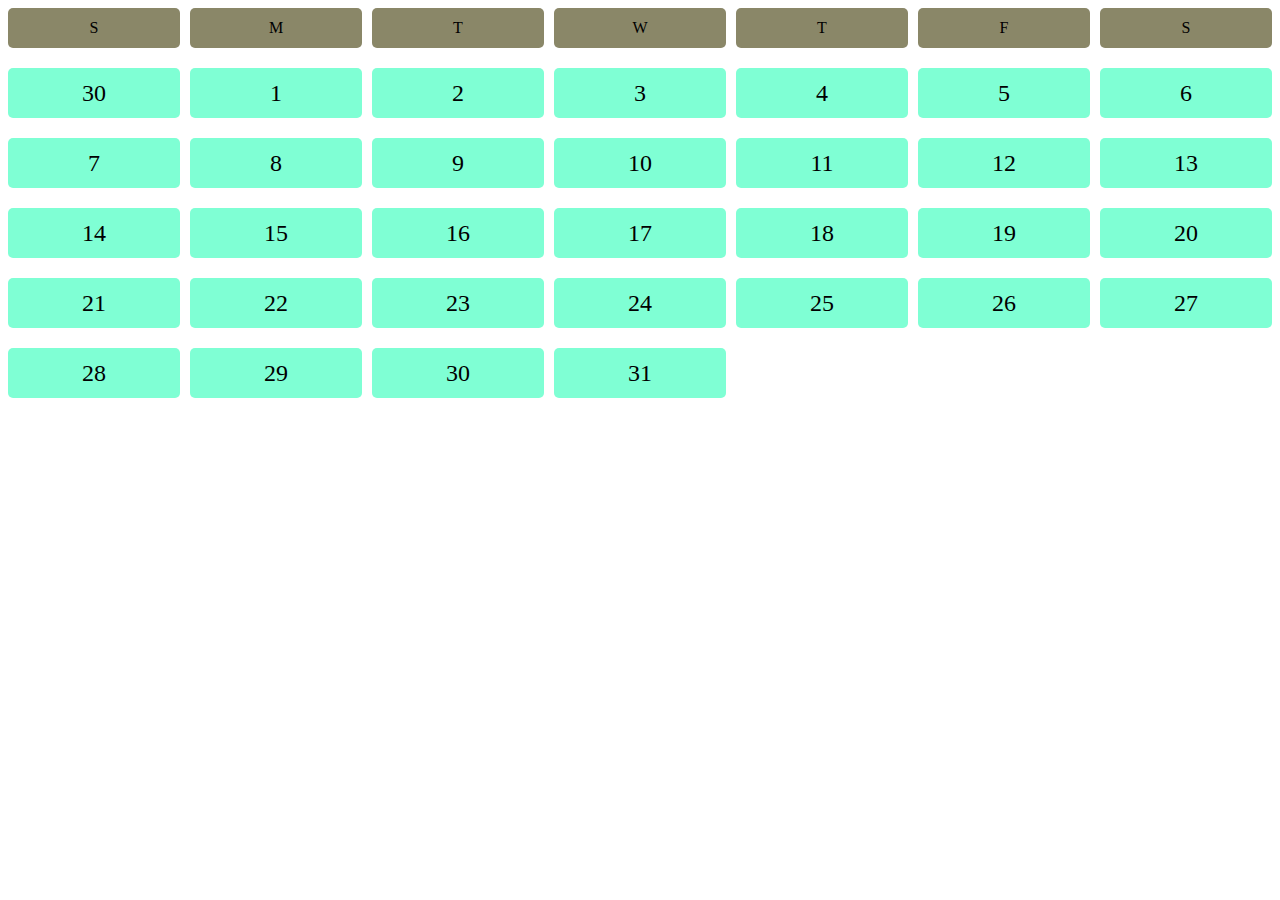
<file: calender.html>
<!DOCTYPE html>
<html lang="en">
  <head>
    <meta charset="UTF-8" />
    <meta name="viewport" content="width=device-width, initial-scale=1.0" />
    <title>Calender</title>
    <link rel="stylesheet" href="style/calender.css" />
  </head>
  <body>
    <div class="calender">
      <div class="day">S</div>
      <div class="day">M</div>
      <div class="day">T</div>
      <div class="day">W</div>
      <div class="day">T</div>
      <div class="day">F</div>
      <div class="day">S</div>
      <div class="date">30</div>
      <div class="date">1</div>
      <div class="date">2</div>
      <div class="date">3</div>
      <div class="date">4</div>
      <div class="date">5</div>
      <div class="date">6</div>
      <div class="date">7</div>
      <div class="date">8</div>
      <div class="date">9</div>
      <div class="date">10</div>
      <div class="date">11</div>
      <div class="date">12</div>
      <div class="date">13</div>
      <div class="date">14</div>
      <div class="date">15</div>
      <div class="date">16</div>
      <div class="date">17</div>
      <div class="date">18</div>
      <div class="date">19</div>
      <div class="date">20</div>
      <div class="date">21</div>
      <div class="date">22</div>
      <div class="date">23</div>
      <div class="date">24</div>
      <div class="date">25</div>
      <div class="date">26</div>
      <div class="date">27</div>
      <div class="date">28</div>
      <div class="date">29</div>
      <div class="date">30</div>
      <div class="date">31</div>
    </div>
  </body>
</html>
</file>
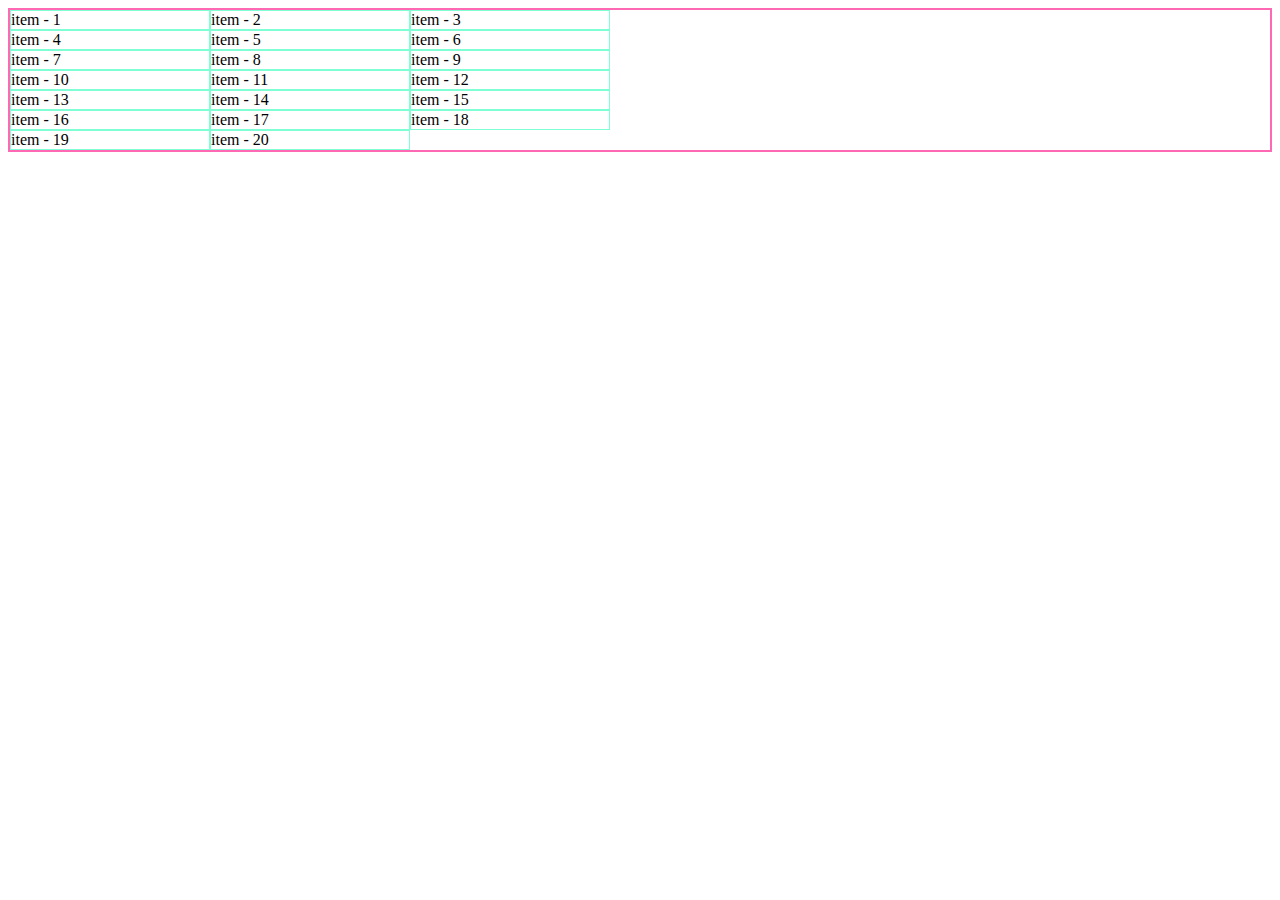
<file: grid.html>
<!DOCTYPE html>
<html lang="en">
  <head>
    <meta charset="UTF-8" />
    <meta name="viewport" content="width=device-width, initial-scale=1.0" />
    <title>Grid</title>
    <link rel="stylesheet" href="style/grid.css" />
  </head>
  <body>
    <div class="container">
      <div class="item">item - 1</div>
      <div class="item">item - 2</div>
      <div class="item">item - 3</div>
      <div class="item">item - 4</div>
      <div class="item">item - 5</div>
      <div class="item">item - 6</div>
      <div class="item">item - 7</div>
      <div class="item">item - 8</div>
      <div class="item">item - 9</div>
      <div class="item">item - 10</div>
      <div class="item">item - 11</div>
      <div class="item">item - 12</div>
      <div class="item">item - 13</div>
      <div class="item">item - 14</div>
      <div class="item">item - 15</div>
      <div class="item">item - 16</div>
      <div class="item">item - 17</div>
      <div class="item">item - 18</div>
      <div class="item">item - 19</div>
      <div class="item">item - 20</div>
    </div>
  </body>
</html>
</file>
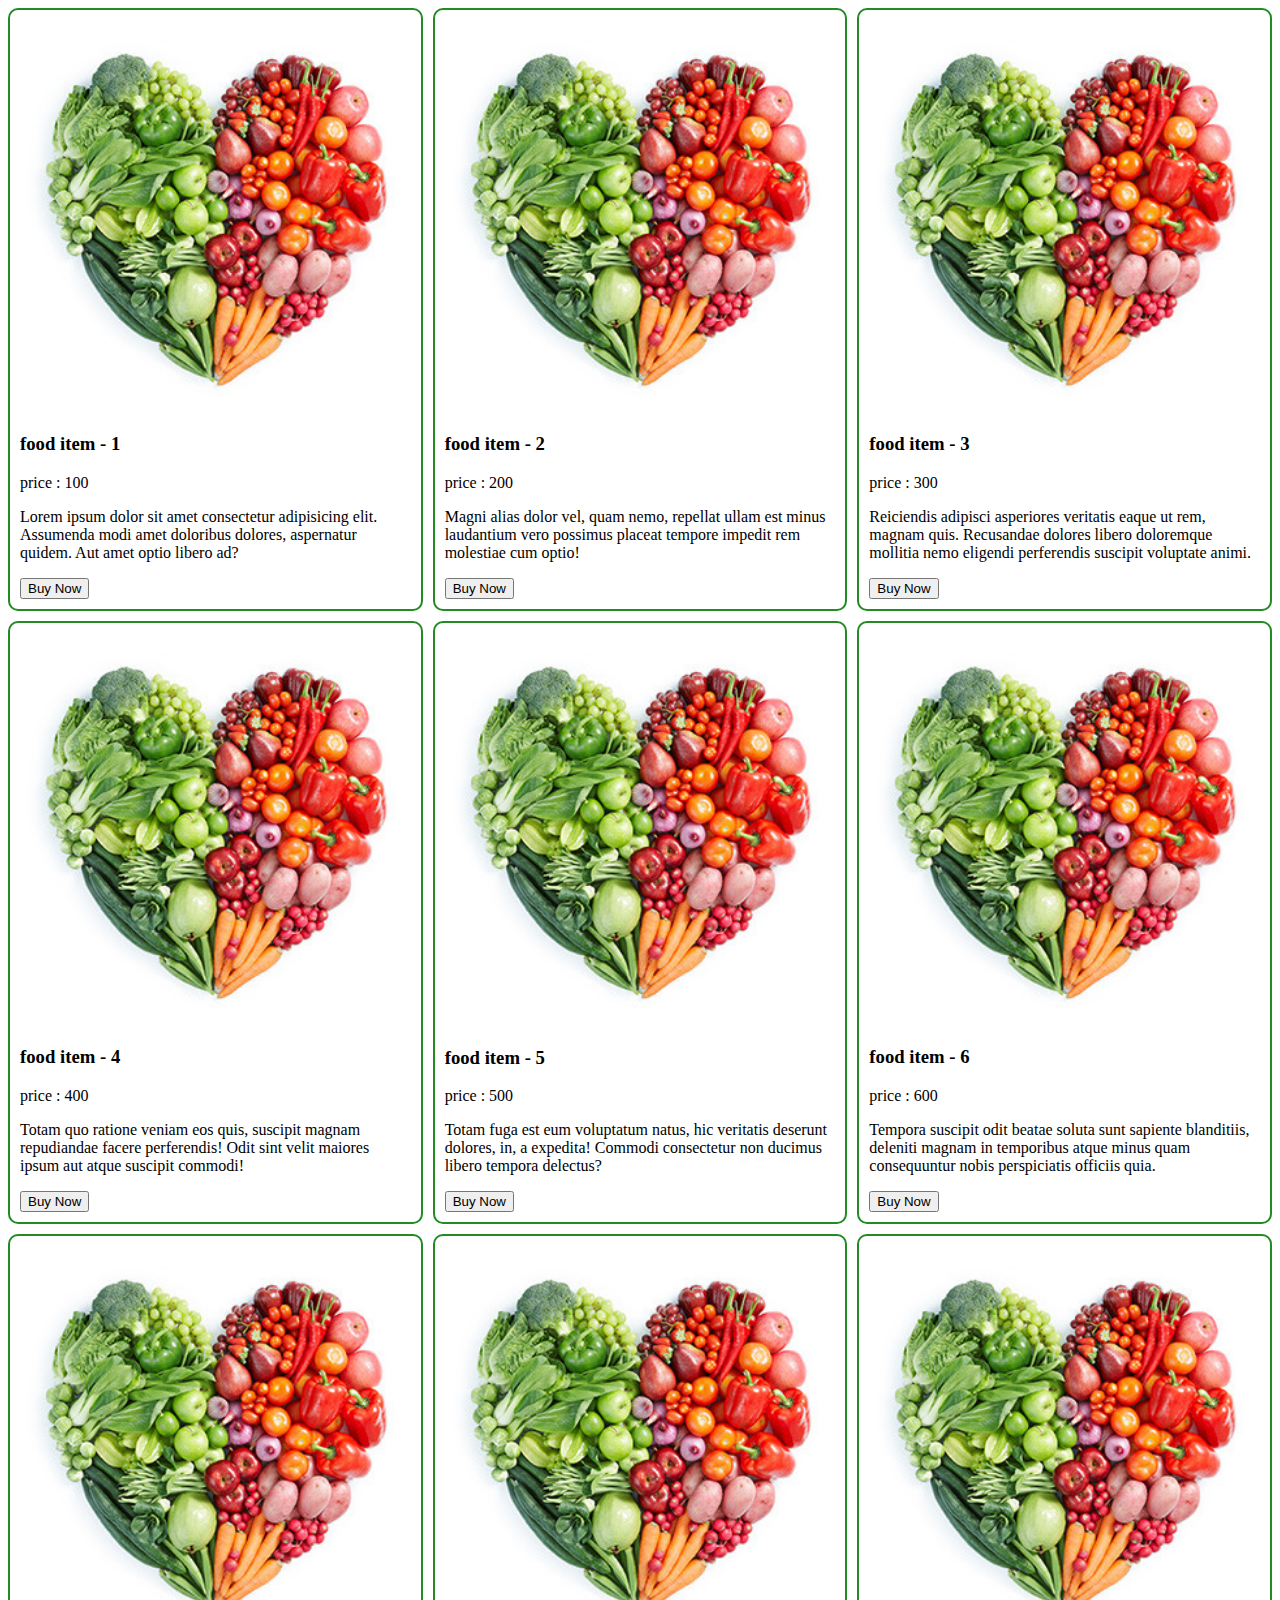
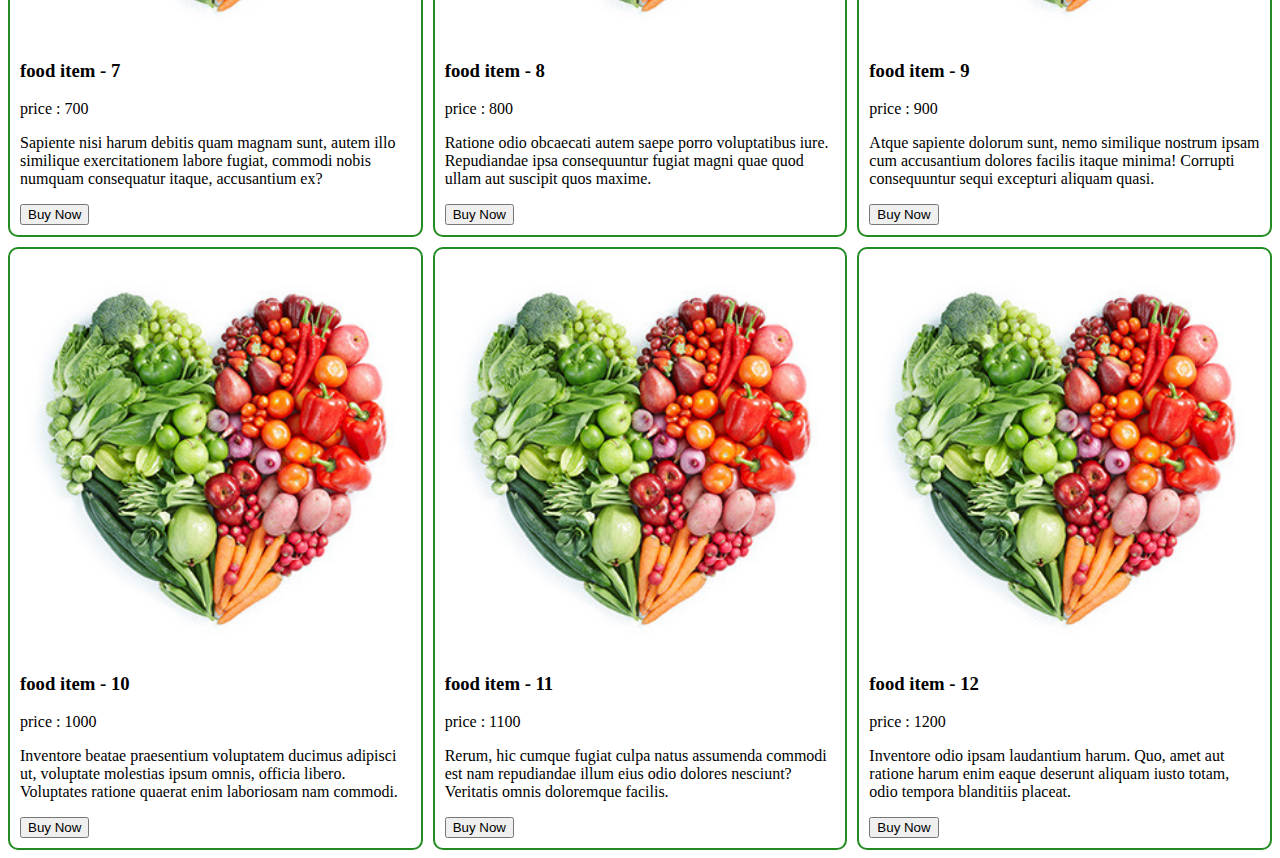
<file: midea.html>
<!DOCTYPE html>
<html lang="en">
  <head>
    <meta charset="UTF-8" />
    <meta name="viewport" content="width=device-width, initial-scale=1.0" />
    <title>Midea Quary</title>
    <style>
      .container {
        display: grid;
        grid-template-columns: repeat(3, 1fr);
        gap: 10px;
      }
      .food {
        border-radius: 10px;
        border: 2px solid forestgreen;
        padding: 10px;
      }
      .food img {
        width: 100%;
      }
      /* small divise  */
      @media screen and (max-width: 576px) {
        .container {
          grid-template-columns: repeat(1, 1fr);
          background-color: aquamarine;
        }
      }
      /* mediam divise  */
      @media screen and ((min-width: 577px) and (max-width: 992px)) {
        .container {
          grid-template-columns: repeat(2, 1fr);
        }
      }
    </style>
  </head>
  <body>
    <!-- .container>.food>img[src="image/food.jpg"]+h3{food item - $}+p{price :
    $00}+p>lorem20^btn{Buy Now} -->
    <div class="container">
      <div class="food">
        <img src="image/food.jpg" alt="" />
        <h3>food item - 1</h3>
        <p>price : 100</p>
        <p>
          Lorem ipsum dolor sit amet consectetur adipisicing elit. Assumenda
          modi amet doloribus dolores, aspernatur quidem. Aut amet optio libero
          ad?
        </p>
        <button>Buy Now</button>
      </div>
      <div class="food">
        <img src="image/food.jpg" alt="" />
        <h3>food item - 2</h3>
        <p>price : 200</p>
        <p>
          Magni alias dolor vel, quam nemo, repellat ullam est minus laudantium
          vero possimus placeat tempore impedit rem molestiae cum optio!
        </p>
        <button>Buy Now</button>
      </div>
      <div class="food">
        <img src="image/food.jpg" alt="" />
        <h3>food item - 3</h3>
        <p>price : 300</p>
        <p>
          Reiciendis adipisci asperiores veritatis eaque ut rem, magnam quis.
          Recusandae dolores libero doloremque mollitia nemo eligendi
          perferendis suscipit voluptate animi.
        </p>
        <button>Buy Now</button>
      </div>
      <div class="food">
        <img src="image/food.jpg" alt="" />
        <h3>food item - 4</h3>
        <p>price : 400</p>
        <p>
          Totam quo ratione veniam eos quis, suscipit magnam repudiandae facere
          perferendis! Odit sint velit maiores ipsum aut atque suscipit commodi!
        </p>
        <button>Buy Now</button>
      </div>
      <div class="food">
        <img src="image/food.jpg" alt="" />
        <h3>food item - 5</h3>
        <p>price : 500</p>
        <p>
          Totam fuga est eum voluptatum natus, hic veritatis deserunt dolores,
          in, a expedita! Commodi consectetur non ducimus libero tempora
          delectus?
        </p>
        <button>Buy Now</button>
      </div>
      <div class="food">
        <img src="image/food.jpg" alt="" />
        <h3>food item - 6</h3>
        <p>price : 600</p>
        <p>
          Tempora suscipit odit beatae soluta sunt sapiente blanditiis, deleniti
          magnam in temporibus atque minus quam consequuntur nobis perspiciatis
          officiis quia.
        </p>
        <button>Buy Now</button>
      </div>
      <div class="food">
        <img src="image/food.jpg" alt="" />
        <h3>food item - 7</h3>
        <p>price : 700</p>
        <p>
          Sapiente nisi harum debitis quam magnam sunt, autem illo similique
          exercitationem labore fugiat, commodi nobis numquam consequatur
          itaque, accusantium ex?
        </p>
        <button>Buy Now</button>
      </div>
      <div class="food">
        <img src="image/food.jpg" alt="" />
        <h3>food item - 8</h3>
        <p>price : 800</p>
        <p>
          Ratione odio obcaecati autem saepe porro voluptatibus iure.
          Repudiandae ipsa consequuntur fugiat magni quae quod ullam aut
          suscipit quos maxime.
        </p>
        <button>Buy Now</button>
      </div>
      <div class="food">
        <img src="image/food.jpg" alt="" />
        <h3>food item - 9</h3>
        <p>price : 900</p>
        <p>
          Atque sapiente dolorum sunt, nemo similique nostrum ipsam cum
          accusantium dolores facilis itaque minima! Corrupti consequuntur sequi
          excepturi aliquam quasi.
        </p>
        <button>Buy Now</button>
      </div>
      <div class="food">
        <img src="image/food.jpg" alt="" />
        <h3>food item - 10</h3>
        <p>price : 1000</p>
        <p>
          Inventore beatae praesentium voluptatem ducimus adipisci ut, voluptate
          molestias ipsum omnis, officia libero. Voluptates ratione quaerat enim
          laboriosam nam commodi.
        </p>
        <button>Buy Now</button>
      </div>
      <div class="food">
        <img src="image/food.jpg" alt="" />
        <h3>food item - 11</h3>
        <p>price : 1100</p>
        <p>
          Rerum, hic cumque fugiat culpa natus assumenda commodi est nam
          repudiandae illum eius odio dolores nesciunt? Veritatis omnis
          doloremque facilis.
        </p>
        <button>Buy Now</button>
      </div>
      <div class="food">
        <img src="image/food.jpg" alt="" />
        <h3>food item - 12</h3>
        <p>price : 1200</p>
        <p>
          Inventore odio ipsam laudantium harum. Quo, amet aut ratione harum
          enim eaque deserunt aliquam iusto totam, odio tempora blanditiis
          placeat.
        </p>
        <button>Buy Now</button>
      </div>
    </div>
  </body>
</html>
</file>
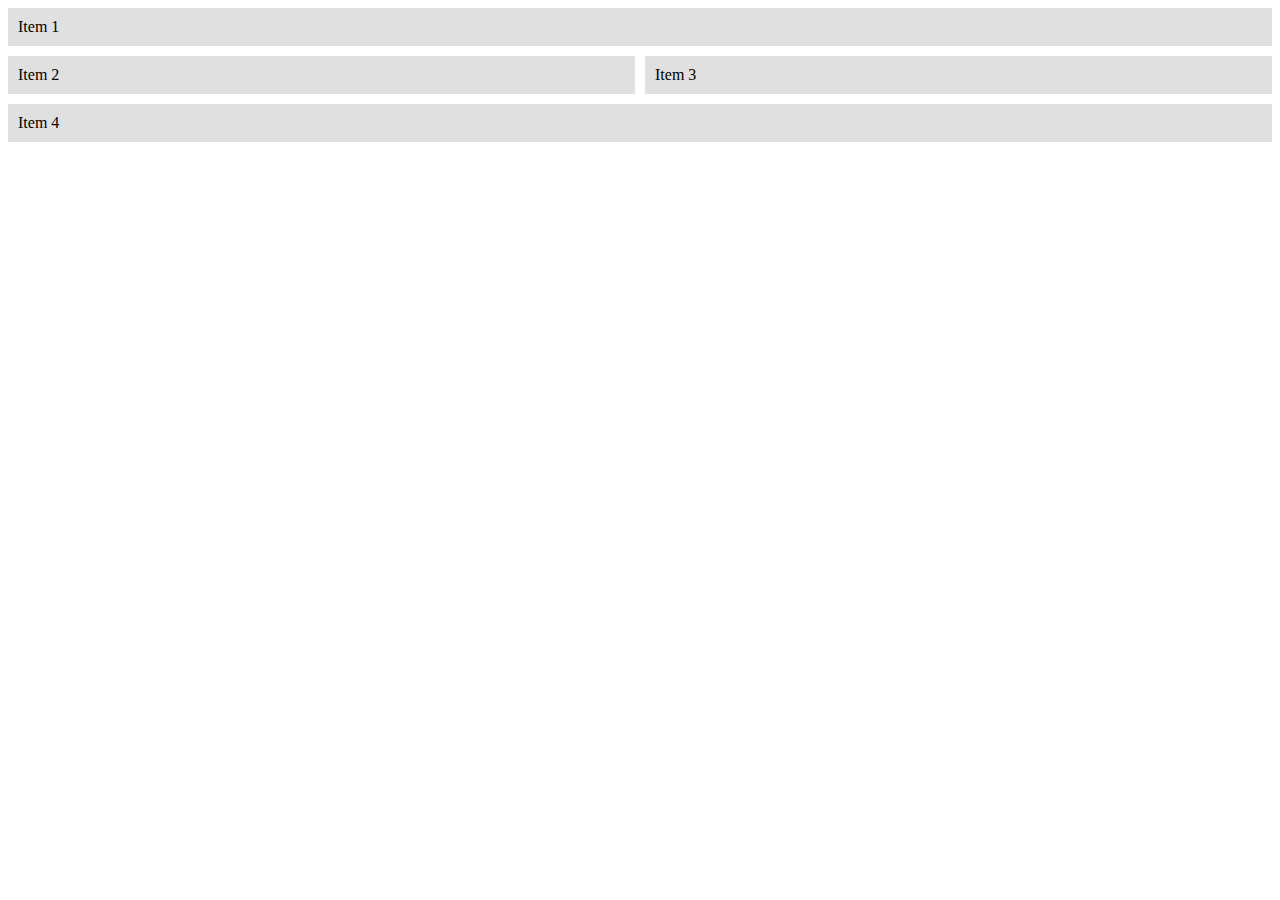
<file: new.html>
<!DOCTYPE html>
<html lang="en">
  <head>
    <meta charset="UTF-8" />
    <meta name="viewport" content="width=device-width, initial-scale=1.0" />
    <title>new</title>
    <style>
      .grid-container {
        display: grid;
        grid-template-columns: 1fr 1fr;
        grid-template-rows: auto;
        grid-template-areas:
          "header header"
          "sidebar main"
          "footer footer";
        gap: 10px;
      }

      .item {
        background-color: #e0e0e0;
        padding: 10px;
      }

      .item1 {
        grid-area: header;
      }

      .item2 {
        grid-area: sidebar;
      }

      .item3 {
        grid-area: main;
      }

      .item4 {
        grid-area: footer;
      }
    </style>
  </head>
  <body>
    <div class="grid-container">
      <div class="item item1">Item 1</div>
      <div class="item item2">Item 2</div>
      <div class="item item3">Item 3</div>
      <div class="item item4">Item 4</div>
    </div>
  </body>
</html>
</file>
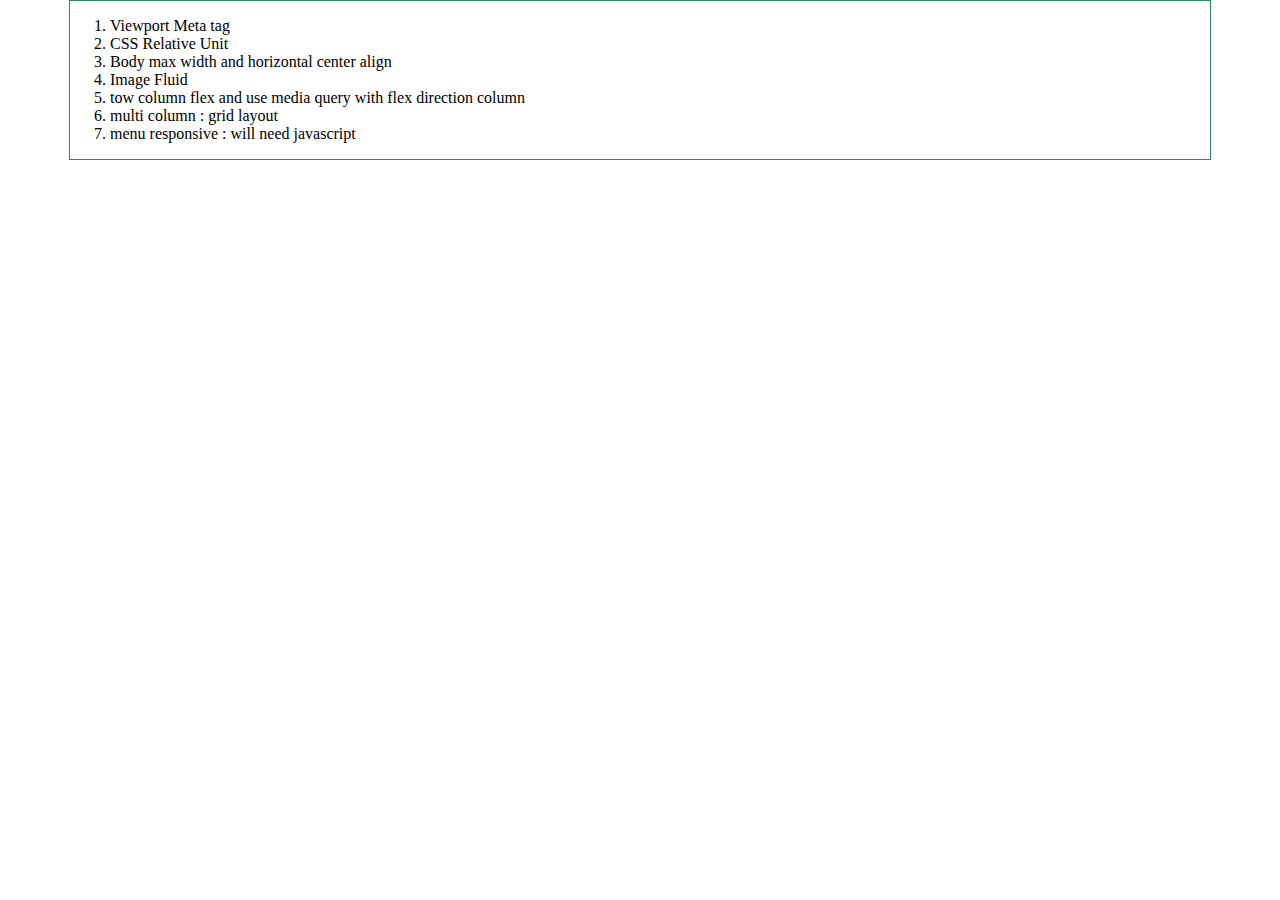
<file: new_responsive.html>
<!DOCTYPE html>
<html lang="en">
  <head>
    <meta charset="UTF-8" />
    <meta name="viewport" content="width=device-width, initial-scale=1.0" />
    <title>Responsive</title>
    <style>
      body {
        border: 1px solid seagreen;
        max-width: 1140px;
        margin: 0 auto;
      }
    </style>
  </head>
  <body>
    <header>
      <ol>
        <li>Viewport Meta tag</li>
        <li>CSS Relative Unit</li>
        <li>Body max width and horizontal center align</li>
        <li>Image Fluid</li>
        <li>tow column flex and use media query with flex direction column</li>
        <li>multi column : grid layout</li>
        <li>menu responsive : will need javascript</li>
      </ol>
    </header>
  </body>
</html>
</file>
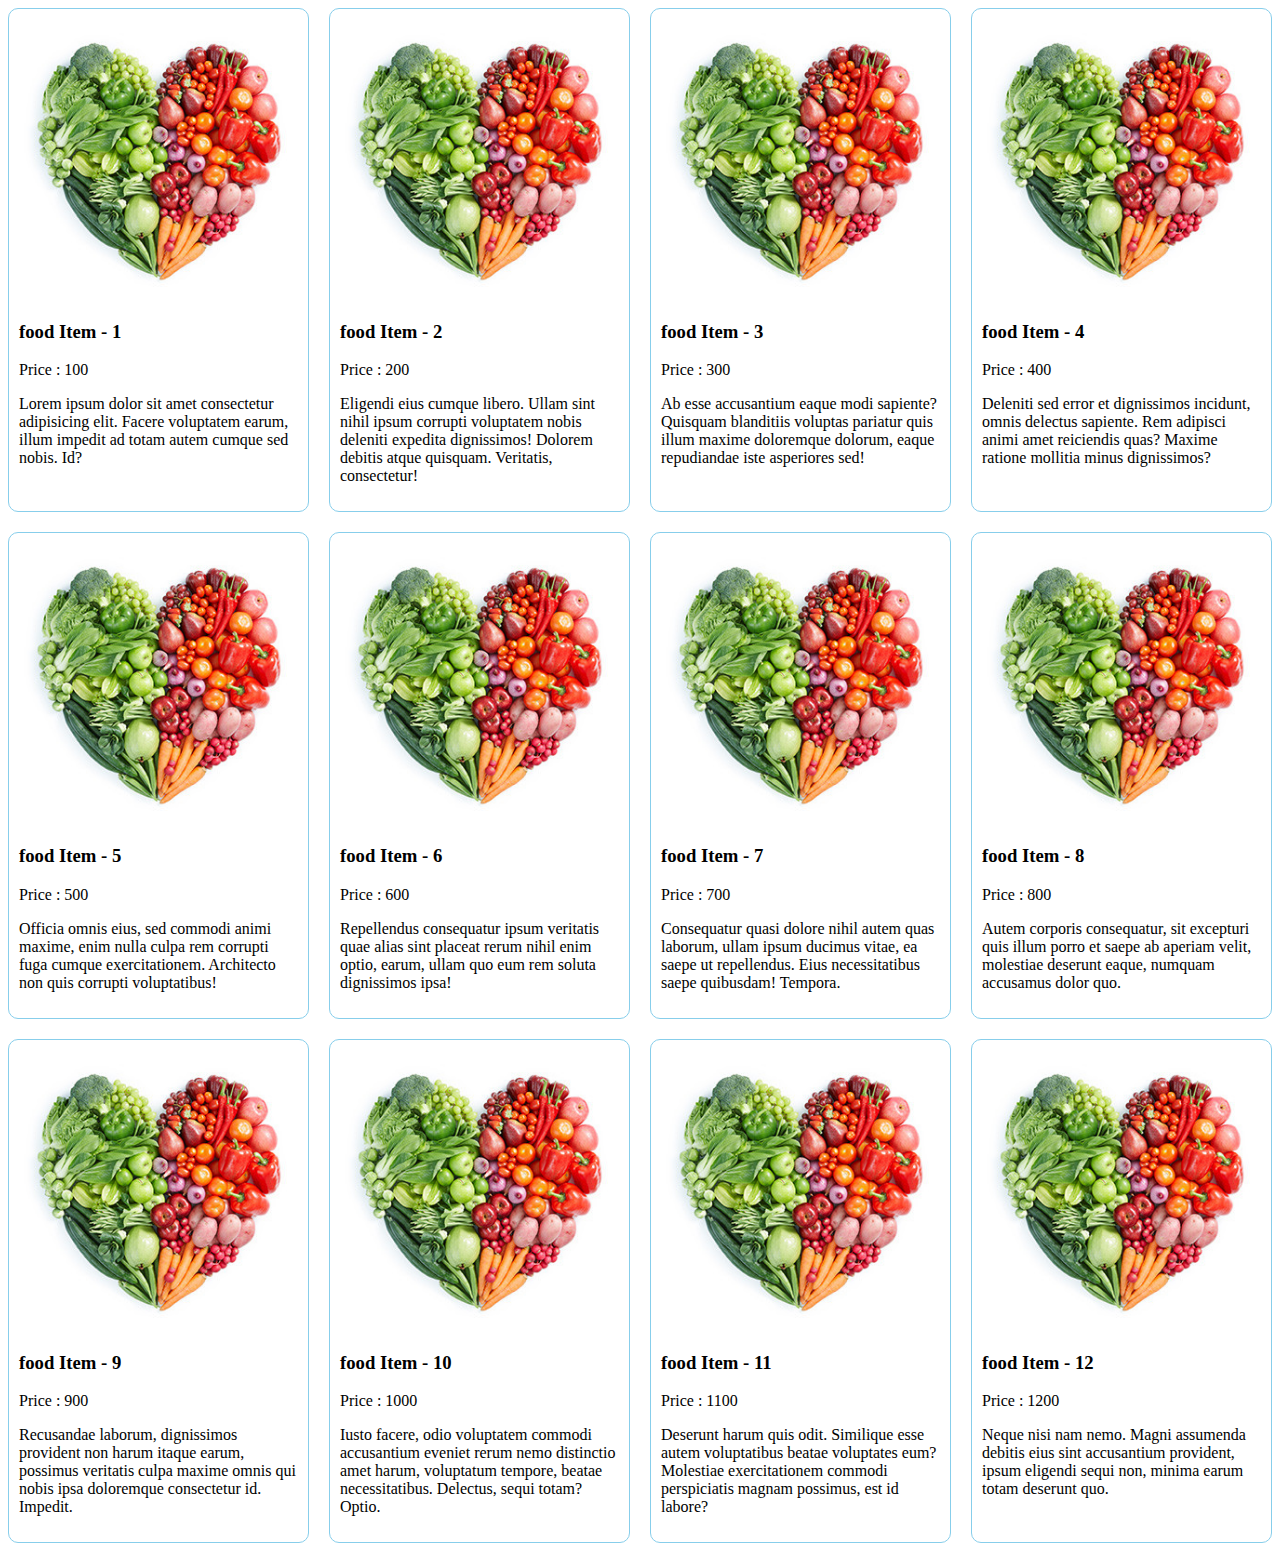
<file: responsive.html>
<!DOCTYPE html>
<html lang="en">
  <head>
    <meta charset="UTF-8" />
    <meta name="viewport" content="width=device-width, initial-scale=1.0" />
    <title>Responsive wev site</title>
    <link rel="stylesheet" href="style/responsive.css" />
  </head>
  <body>
    <div class="container">
      <div class="food">
        <img src="image/food.jpg" alt="">
        <h3>food Item - 1</h3>
        <p>
          Price : 100
          <p>Lorem ipsum dolor sit amet consectetur adipisicing elit. Facere voluptatem earum, illum impedit ad totam autem cumque sed nobis. Id?</p>
        </p>
      </div>
      <div class="food">
        <img src="image/food.jpg" alt="">
        <h3>food Item - 2</h3>
        <p>
          Price : 200
          <p>Eligendi eius cumque libero. Ullam sint nihil ipsum corrupti voluptatem nobis deleniti expedita dignissimos! Dolorem debitis atque quisquam. Veritatis, consectetur!</p>
        </p>
      </div>
      <div class="food">
        <img src="image/food.jpg" alt="">
        <h3>food Item - 3</h3>
        <p>
          Price : 300
          <p>Ab esse accusantium eaque modi sapiente? Quisquam blanditiis voluptas pariatur quis illum maxime doloremque dolorum, eaque repudiandae iste asperiores sed!</p>
        </p>
      </div>
      <div class="food">
        <img src="image/food.jpg" alt="">
        <h3>food Item - 4</h3>
        <p>
          Price : 400
          <p>Deleniti sed error et dignissimos incidunt, omnis delectus sapiente. Rem adipisci animi amet reiciendis quas? Maxime ratione mollitia minus dignissimos?</p>
        </p>
      </div>
      <div class="food">
        <img src="image/food.jpg" alt="">
        <h3>food Item - 5</h3>
        <p>
          Price : 500
          <p>Officia omnis eius, sed commodi animi maxime, enim nulla culpa rem corrupti fuga cumque exercitationem. Architecto non quis corrupti voluptatibus!</p>
        </p>
      </div>
      <div class="food">
        <img src="image/food.jpg" alt="">
        <h3>food Item - 6</h3>
        <p>
          Price : 600
          <p>Repellendus consequatur ipsum veritatis quae alias sint placeat rerum nihil enim optio, earum, ullam quo eum rem soluta dignissimos ipsa!</p>
        </p>
      </div>
      <div class="food">
        <img src="image/food.jpg" alt="">
        <h3>food Item - 7</h3>
        <p>
          Price : 700
          <p>Consequatur quasi dolore nihil autem quas laborum, ullam ipsum ducimus vitae, ea saepe ut repellendus. Eius necessitatibus saepe quibusdam! Tempora.</p>
        </p>
      </div>
      <div class="food">
        <img src="image/food.jpg" alt="">
        <h3>food Item - 8</h3>
        <p>
          Price : 800
          <p>Autem corporis consequatur, sit excepturi quis illum porro et saepe ab aperiam velit, molestiae deserunt eaque, numquam accusamus dolor quo.</p>
        </p>
      </div>
      <div class="food">
        <img src="image/food.jpg" alt="">
        <h3>food Item - 9</h3>
        <p>
          Price : 900
          <p>Recusandae laborum, dignissimos provident non harum itaque earum, possimus veritatis culpa maxime omnis qui nobis ipsa doloremque consectetur id. Impedit.</p>
        </p>
      </div>
      <div class="food">
        <img src="image/food.jpg" alt="">
        <h3>food Item - 10</h3>
        <p>
          Price : 1000
          <p>Iusto facere, odio voluptatem commodi accusantium eveniet rerum nemo distinctio amet harum, voluptatum tempore, beatae necessitatibus. Delectus, sequi totam? Optio.</p>
        </p>
      </div>
      <div class="food">
        <img src="image/food.jpg" alt="">
        <h3>food Item - 11</h3>
        <p>
          Price : 1100
          <p>Deserunt harum quis odit. Similique esse autem voluptatibus beatae voluptates eum? Molestiae exercitationem commodi perspiciatis magnam possimus, est id labore?</p>
        </p>
      </div>
      <div class="food">
        <img src="image/food.jpg" alt="">
        <h3>food Item - 12</h3>
        <p>
          Price : 1200
          <p>Neque nisi nam nemo. Magni assumenda debitis eius sint accusantium provident, ipsum eligendi sequi non, minima earum totam deserunt quo.</p>
        </p>
      </div>
    </div>
  </body>
</html>
</file>
<file: style/calender.css>
.calender {
  display: grid;
  grid-template-columns: repeat(7, 1fr);
  row-gap: 20px;
  column-gap: 10px;
  grid-template-rows: 40px repeat(5, 50px);
}
.date,
.day {
  background-color: aquamarine;
  border-radius: 5px;
  /* height: 50px; */
  display: flex;
  justify-content: center;
  align-items: center;
  font-size: 1.5em;
}
.day {
  background-color: rgb(138, 135, 104);
  font-size: 1em;
}
</file>
<file: style/grid.css>
.item {
  border: 1px solid aquamarine;
  grid-column-start: auto;
}
.container {
  border: 2px solid hotpink;
  display: grid;
  /* grid-template-columns: 200px 100px 200px 200px 200px; */
  /* grid-template-columns: repeat(2, 200px) 200px 100px; */
  /* grid-template-columns: repeat(4, 1fr) 2fr; */
  /* grid-template-columns: 200px 200px auto; */
  grid-template-columns: 200px 200px 200px;
  /* justify-content: space-around; */
  /* justify-items: center; */
  /* grid-column-start: auto; */
}
</file>
<file: style/responsive.css>
.container {
  display: grid;
  grid-template-columns: repeat(4, 1fr);
  gap: 20px;
}
.food {
  border: 1px solid skyblue;
  padding: 10px;
  border-radius: 10px;
}
.food img {
  width: 100%;
}
@media screen and (max-width: 576px) {
  .container {
    grid-template-columns: repeat(1, 1fr);
  }
}
</file>
